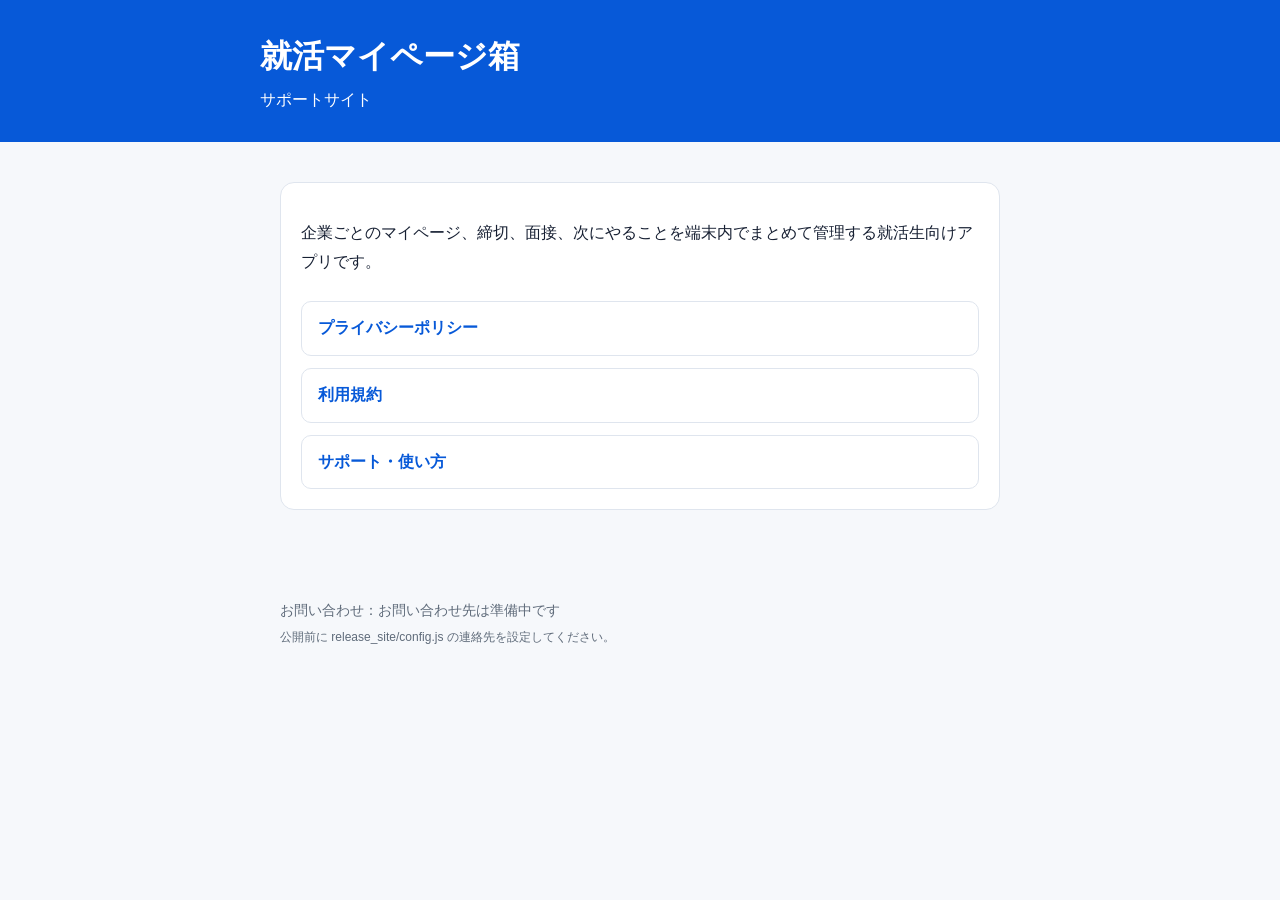
<file: index.html>
<!doctype html>
<html lang="ja">
<head>
  <meta charset="utf-8">
  <meta name="viewport" content="width=device-width, initial-scale=1">
  <title>就活マイページ箱 サポート</title>
  <link rel="stylesheet" href="style.css">
</head>
<body>
  <header><div class="wrap"><h1 data-site-name>就活マイページ箱</h1><div>サポートサイト</div></div></header>
  <main>
    <section class="card">
      <p>企業ごとのマイページ、締切、面接、次にやることを端末内でまとめて管理する就活生向けアプリです。</p>
      <nav class="links" aria-label="サイト内リンク">
        <a href="privacy.html">プライバシーポリシー</a>
        <a href="terms.html">利用規約</a>
        <a href="support.html">サポート・使い方</a>
      </nav>
    </section>
  </main>
  <footer>お問い合わせ：<span data-contact-email>公開前に設定</span><br><small>公開前に release_site/config.js の連絡先を設定してください。</small></footer>
  <script src="config.js"></script>
</body>
</html>
</file>
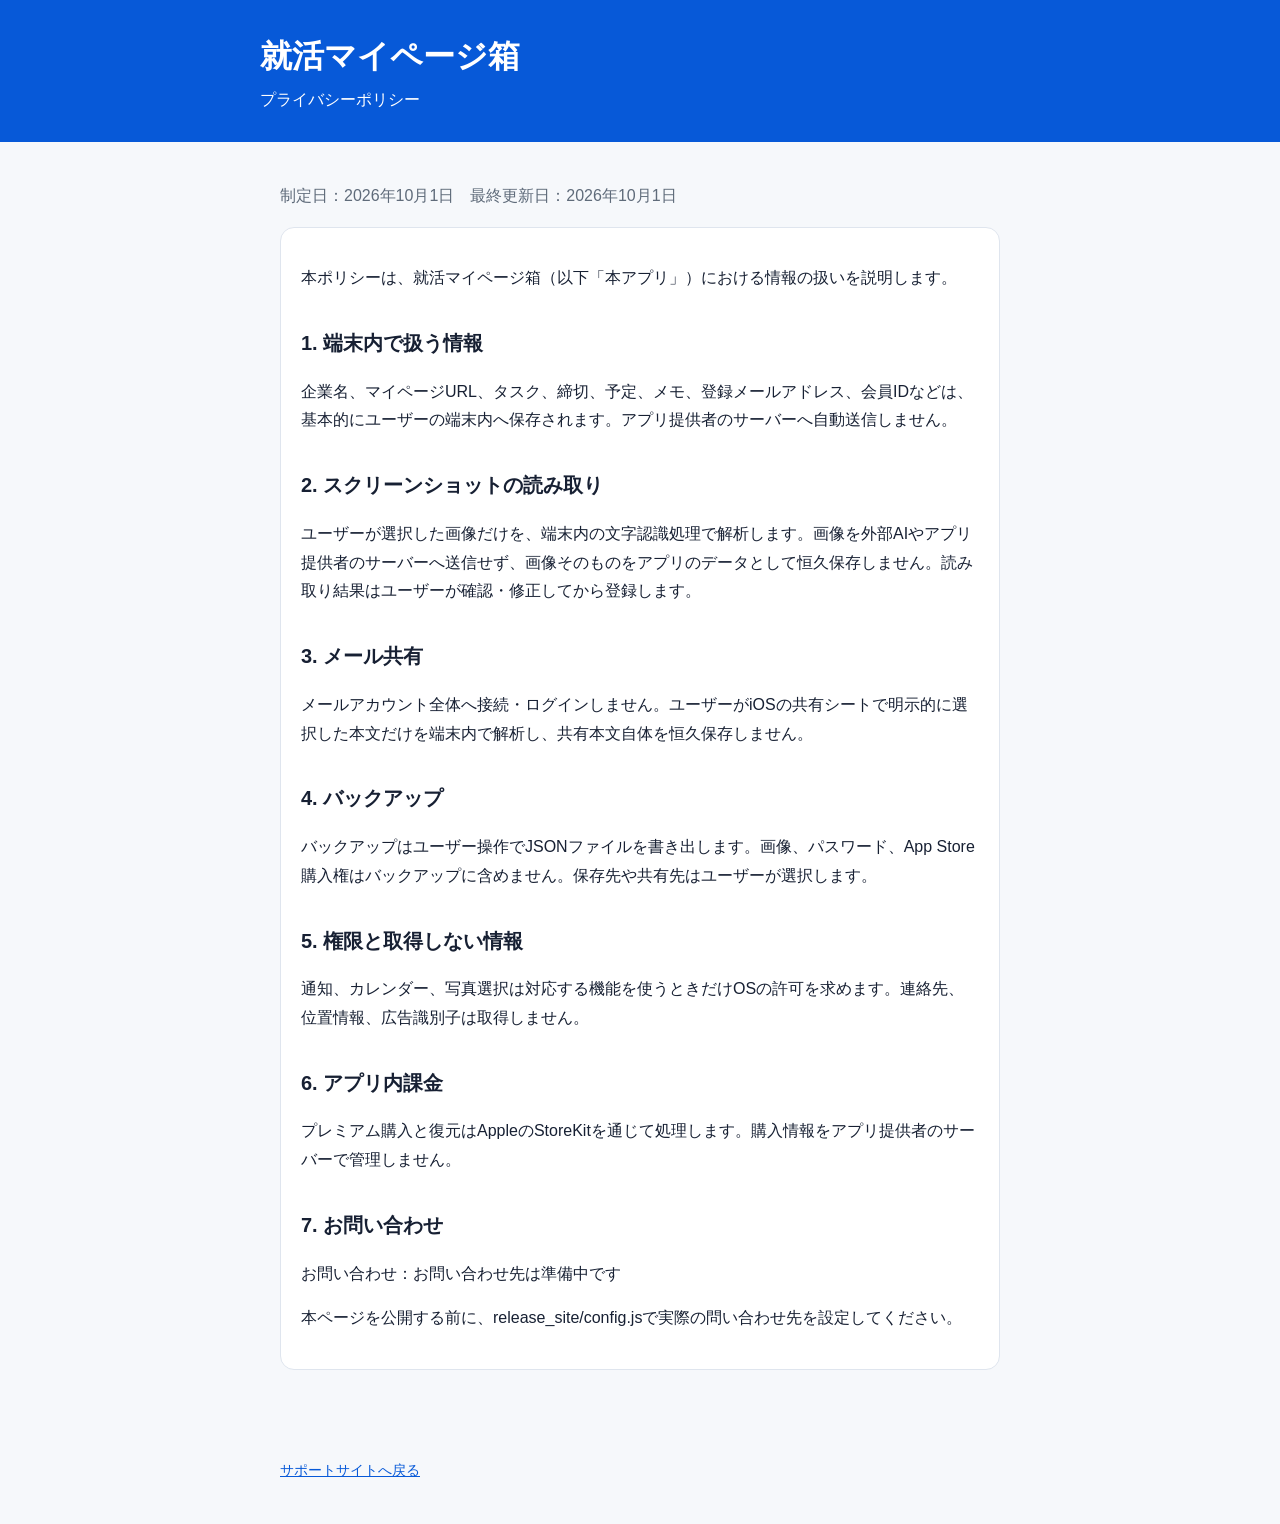
<file: privacy.html>
<!doctype html>
<html lang="ja">
<head>
  <meta charset="utf-8">
  <meta name="viewport" content="width=device-width, initial-scale=1">
  <title>プライバシーポリシー | 就活マイページ箱</title>
  <link rel="stylesheet" href="style.css">
</head>
<body>
  <header><div class="wrap"><a href="index.html"><h1>就活マイページ箱</h1></a><div>プライバシーポリシー</div></div></header>
  <main>
    <p class="muted">制定日：2026年10月1日　最終更新日：2026年10月1日</p>
    <section class="card">
      <p>本ポリシーは、就活マイページ箱（以下「本アプリ」）における情報の扱いを説明します。</p>
      <h2>1. 端末内で扱う情報</h2>
      <p>企業名、マイページURL、タスク、締切、予定、メモ、登録メールアドレス、会員IDなどは、基本的にユーザーの端末内へ保存されます。アプリ提供者のサーバーへ自動送信しません。</p>
      <h2>2. スクリーンショットの読み取り</h2>
      <p>ユーザーが選択した画像だけを、端末内の文字認識処理で解析します。画像を外部AIやアプリ提供者のサーバーへ送信せず、画像そのものをアプリのデータとして恒久保存しません。読み取り結果はユーザーが確認・修正してから登録します。</p>
      <h2>3. メール共有</h2>
      <p>メールアカウント全体へ接続・ログインしません。ユーザーがiOSの共有シートで明示的に選択した本文だけを端末内で解析し、共有本文自体を恒久保存しません。</p>
      <h2>4. バックアップ</h2>
      <p>バックアップはユーザー操作でJSONファイルを書き出します。画像、パスワード、App Store購入権はバックアップに含めません。保存先や共有先はユーザーが選択します。</p>
      <h2>5. 権限と取得しない情報</h2>
      <p>通知、カレンダー、写真選択は対応する機能を使うときだけOSの許可を求めます。連絡先、位置情報、広告識別子は取得しません。</p>
      <h2>6. アプリ内課金</h2>
      <p>プレミアム購入と復元はAppleのStoreKitを通じて処理します。購入情報をアプリ提供者のサーバーで管理しません。</p>
      <h2>7. お問い合わせ</h2>
      <p>お問い合わせ：<span data-contact-email>公開前に設定</span></p>
      <p>本ページを公開する前に、release_site/config.jsで実際の問い合わせ先を設定してください。</p>
    </section>
  </main>
  <footer><a href="index.html">サポートサイトへ戻る</a></footer>
  <script src="config.js"></script>
</body>
</html>
</file>
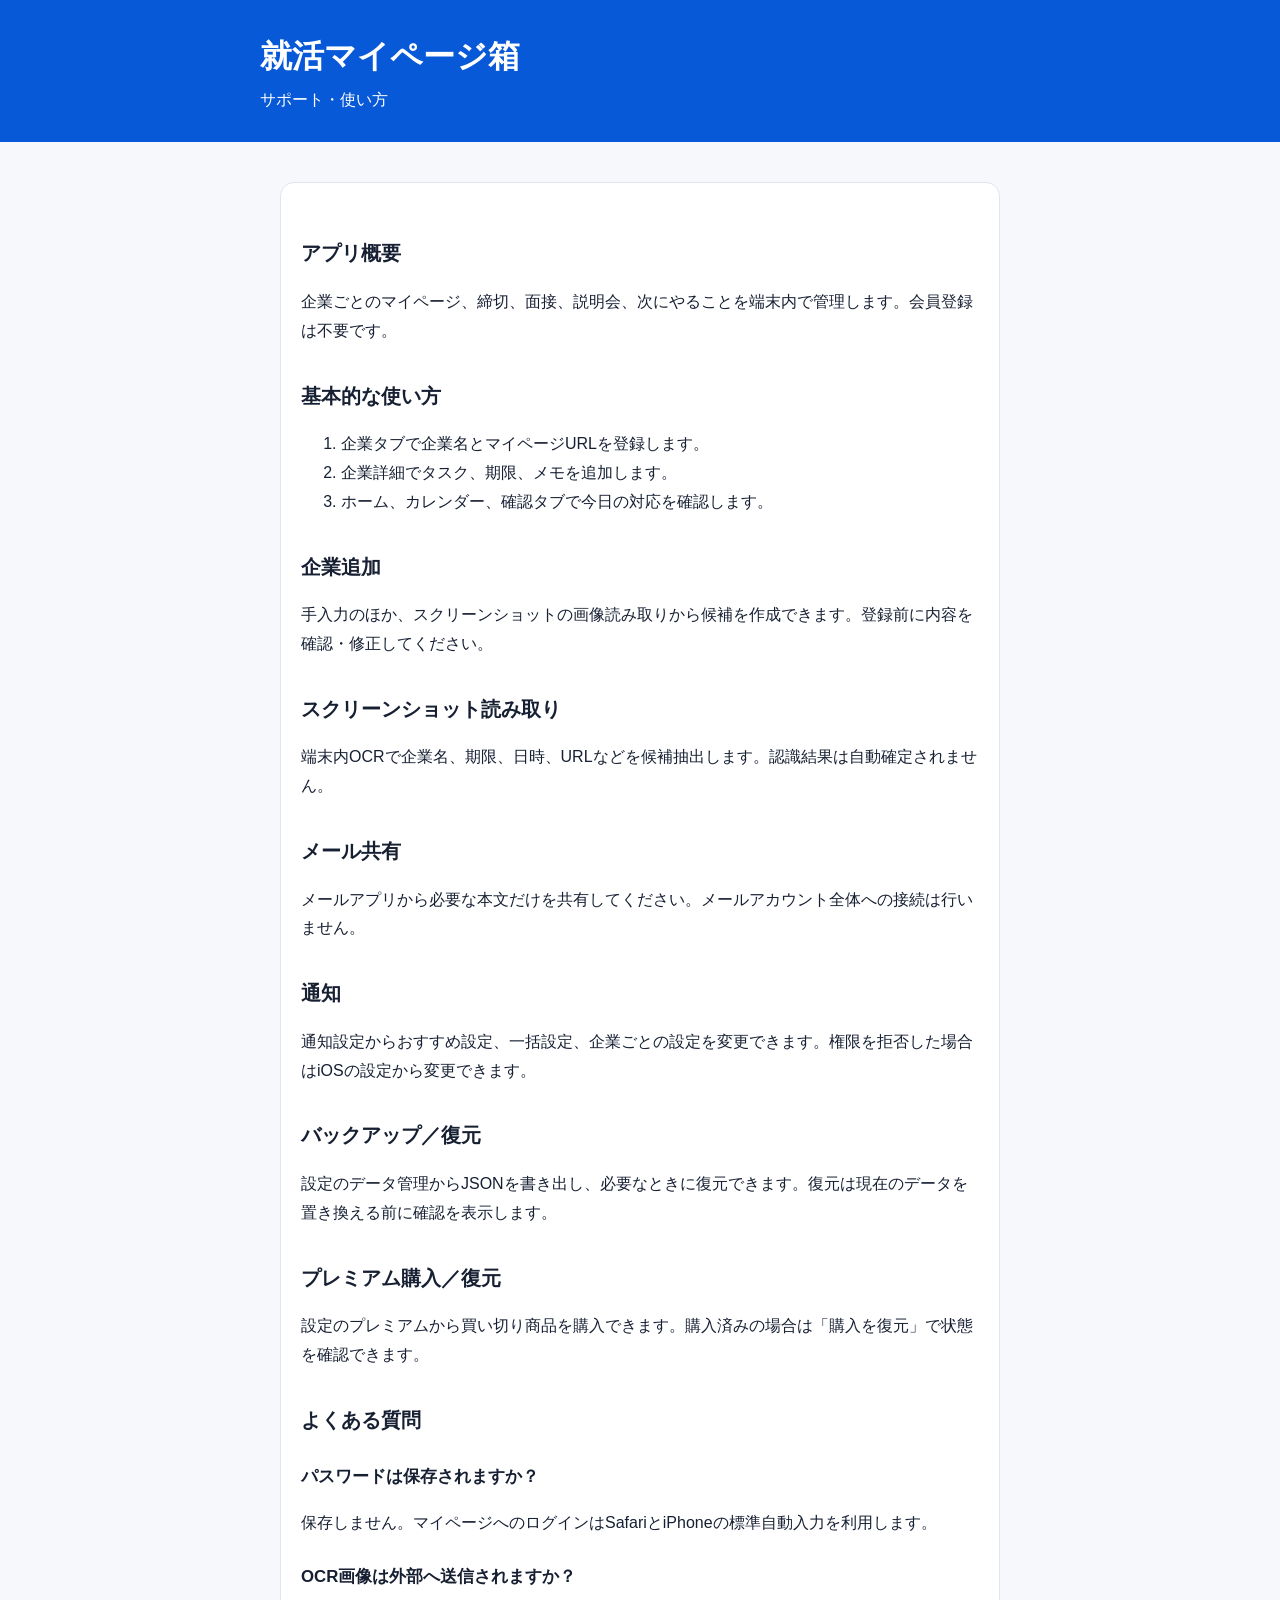
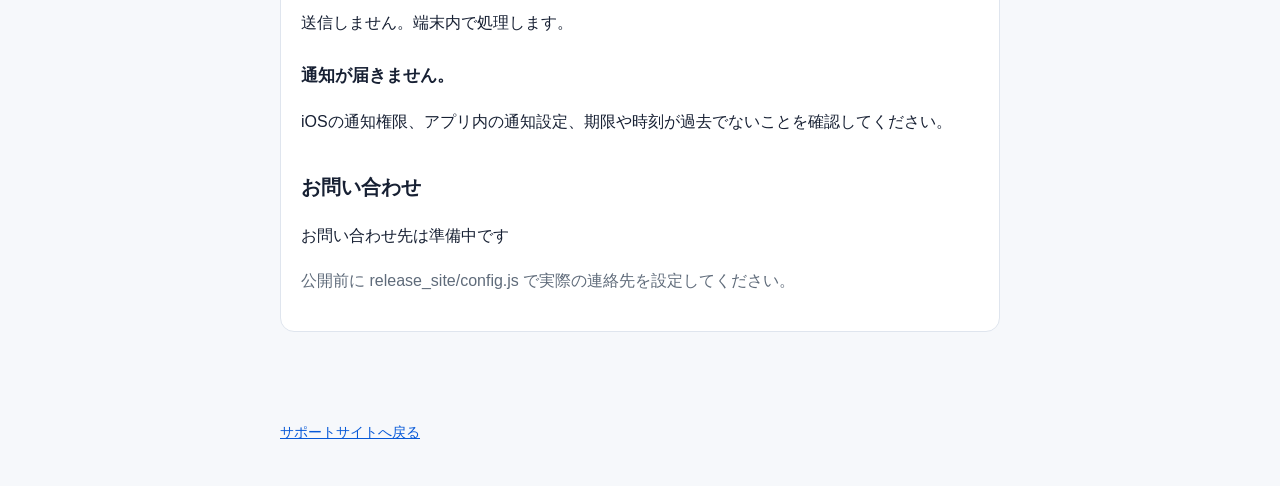
<file: support.html>
<!doctype html>
<html lang="ja">
<head>
  <meta charset="utf-8">
  <meta name="viewport" content="width=device-width, initial-scale=1">
  <title>サポート | 就活マイページ箱</title>
  <link rel="stylesheet" href="style.css">
</head>
<body>
  <header><div class="wrap"><a href="index.html"><h1>就活マイページ箱</h1></a><div>サポート・使い方</div></div></header>
  <main>
    <section class="card">
      <h2>アプリ概要</h2>
      <p>企業ごとのマイページ、締切、面接、説明会、次にやることを端末内で管理します。会員登録は不要です。</p>
      <h2>基本的な使い方</h2>
      <ol><li>企業タブで企業名とマイページURLを登録します。</li><li>企業詳細でタスク、期限、メモを追加します。</li><li>ホーム、カレンダー、確認タブで今日の対応を確認します。</li></ol>
      <h2>企業追加</h2><p>手入力のほか、スクリーンショットの画像読み取りから候補を作成できます。登録前に内容を確認・修正してください。</p>
      <h2>スクリーンショット読み取り</h2><p>端末内OCRで企業名、期限、日時、URLなどを候補抽出します。認識結果は自動確定されません。</p>
      <h2>メール共有</h2><p>メールアプリから必要な本文だけを共有してください。メールアカウント全体への接続は行いません。</p>
      <h2>通知</h2><p>通知設定からおすすめ設定、一括設定、企業ごとの設定を変更できます。権限を拒否した場合はiOSの設定から変更できます。</p>
      <h2>バックアップ／復元</h2><p>設定のデータ管理からJSONを書き出し、必要なときに復元できます。復元は現在のデータを置き換える前に確認を表示します。</p>
      <h2>プレミアム購入／復元</h2><p>設定のプレミアムから買い切り商品を購入できます。購入済みの場合は「購入を復元」で状態を確認できます。</p>
      <h2>よくある質問</h2>
      <h3>パスワードは保存されますか？</h3><p>保存しません。マイページへのログインはSafariとiPhoneの標準自動入力を利用します。</p>
      <h3>OCR画像は外部へ送信されますか？</h3><p>送信しません。端末内で処理します。</p>
      <h3>通知が届きません。</h3><p>iOSの通知権限、アプリ内の通知設定、期限や時刻が過去でないことを確認してください。</p>
      <h2>お問い合わせ</h2><p><span data-contact-email>公開前に設定</span></p>
      <p class="muted">公開前に release_site/config.js で実際の連絡先を設定してください。</p>
    </section>
  </main>
  <footer><a href="index.html">サポートサイトへ戻る</a></footer>
  <script src="config.js"></script>
</body>
</html>
</file>
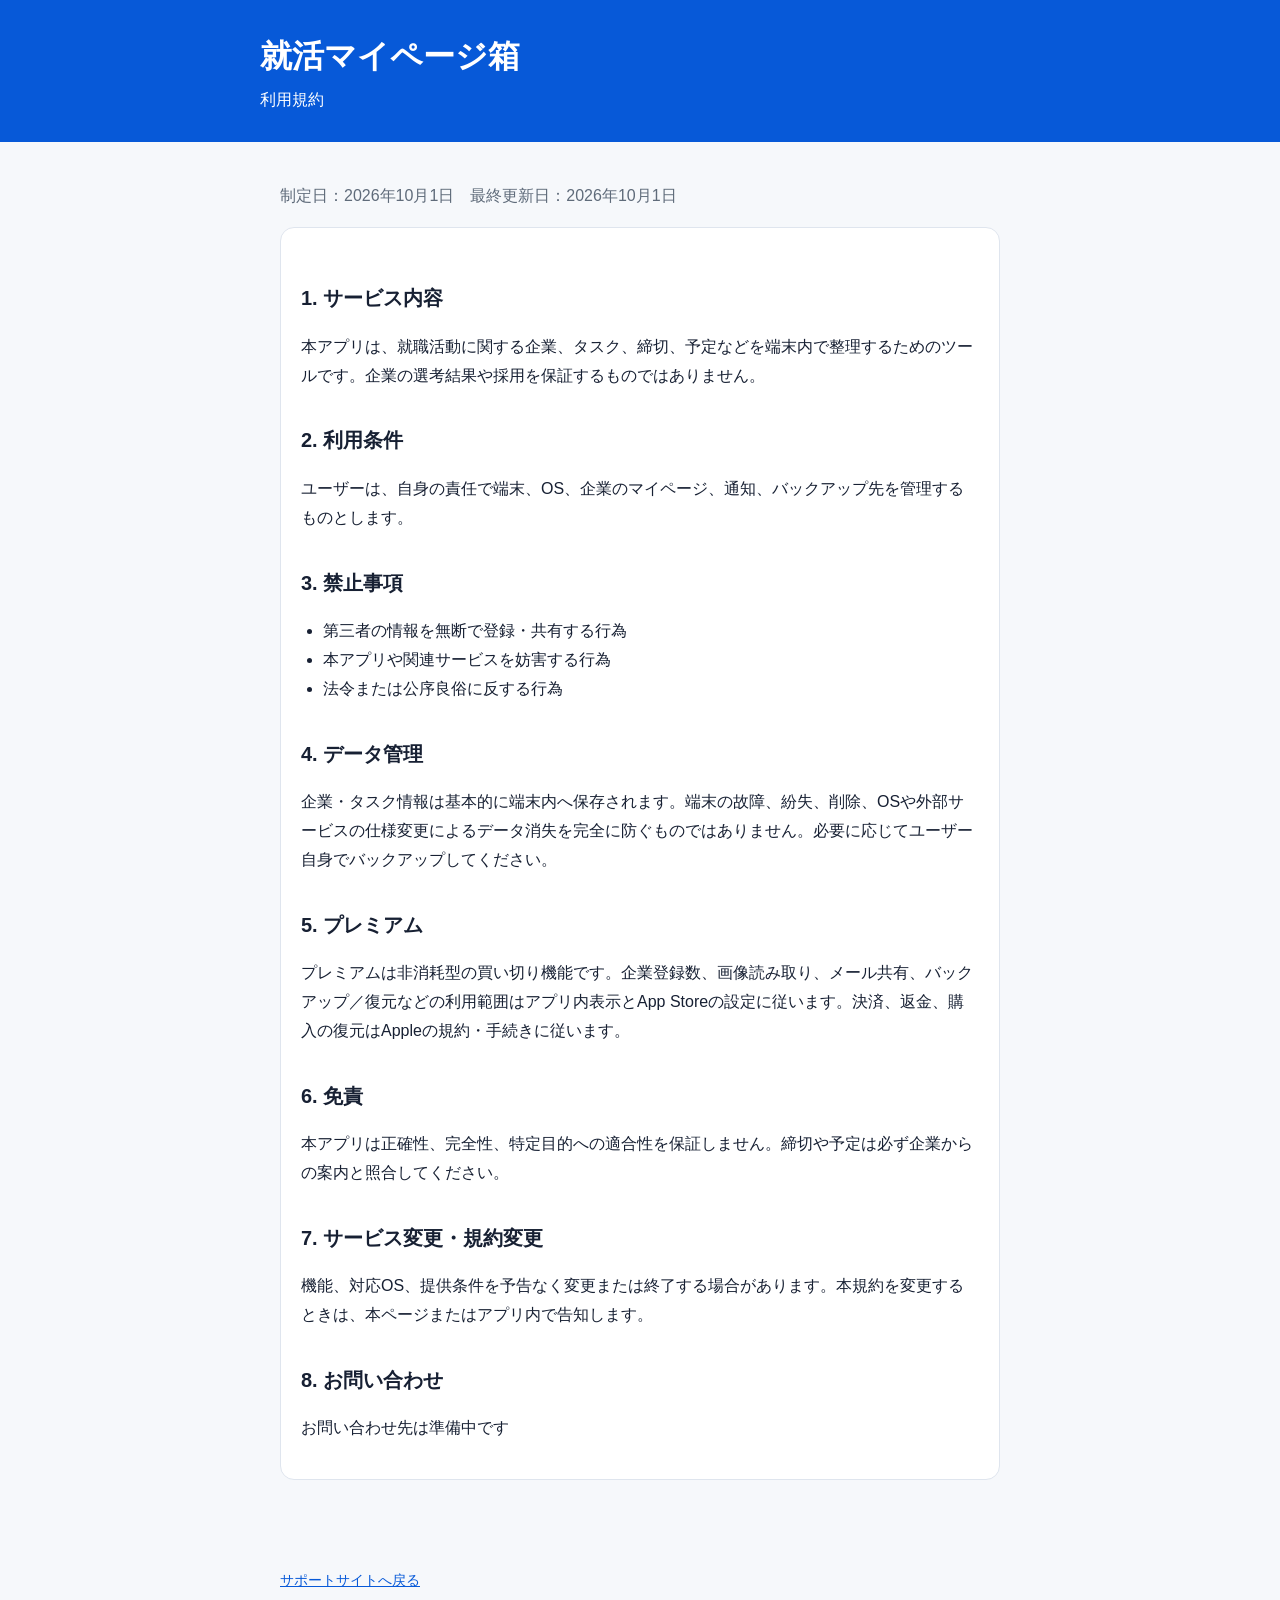
<file: terms.html>
<!doctype html>
<html lang="ja">
<head>
  <meta charset="utf-8">
  <meta name="viewport" content="width=device-width, initial-scale=1">
  <title>利用規約 | 就活マイページ箱</title>
  <link rel="stylesheet" href="style.css">
</head>
<body>
  <header><div class="wrap"><a href="index.html"><h1>就活マイページ箱</h1></a><div>利用規約</div></div></header>
  <main>
    <p class="muted">制定日：2026年10月1日　最終更新日：2026年10月1日</p>
    <section class="card">
      <h2>1. サービス内容</h2>
      <p>本アプリは、就職活動に関する企業、タスク、締切、予定などを端末内で整理するためのツールです。企業の選考結果や採用を保証するものではありません。</p>
      <h2>2. 利用条件</h2>
      <p>ユーザーは、自身の責任で端末、OS、企業のマイページ、通知、バックアップ先を管理するものとします。</p>
      <h2>3. 禁止事項</h2>
      <ul><li>第三者の情報を無断で登録・共有する行為</li><li>本アプリや関連サービスを妨害する行為</li><li>法令または公序良俗に反する行為</li></ul>
      <h2>4. データ管理</h2>
      <p>企業・タスク情報は基本的に端末内へ保存されます。端末の故障、紛失、削除、OSや外部サービスの仕様変更によるデータ消失を完全に防ぐものではありません。必要に応じてユーザー自身でバックアップしてください。</p>
      <h2>5. プレミアム</h2>
      <p>プレミアムは非消耗型の買い切り機能です。企業登録数、画像読み取り、メール共有、バックアップ／復元などの利用範囲はアプリ内表示とApp Storeの設定に従います。決済、返金、購入の復元はAppleの規約・手続きに従います。</p>
      <h2>6. 免責</h2>
      <p>本アプリは正確性、完全性、特定目的への適合性を保証しません。締切や予定は必ず企業からの案内と照合してください。</p>
      <h2>7. サービス変更・規約変更</h2>
      <p>機能、対応OS、提供条件を予告なく変更または終了する場合があります。本規約を変更するときは、本ページまたはアプリ内で告知します。</p>
      <h2>8. お問い合わせ</h2>
      <p><span data-contact-email>公開前に設定</span></p>
    </section>
  </main>
  <footer><a href="index.html">サポートサイトへ戻る</a></footer>
  <script src="config.js"></script>
</body>
</html>
</file>
<file: style.css>
:root {
  color-scheme: light;
  --blue: #0759d8;
  --ink: #172033;
  --muted: #5f6b7a;
  --line: #dfe5ee;
  --surface: #ffffff;
  --background: #f6f8fb;
}

* { box-sizing: border-box; }

body {
  margin: 0;
  color: var(--ink);
  background: var(--background);
  font-family: -apple-system, BlinkMacSystemFont, "Hiragino Sans", "Yu Gothic", sans-serif;
  line-height: 1.8;
}

header {
  padding: 28px 20px;
  color: #fff;
  background: var(--blue);
}

header .wrap, main, footer { max-width: 760px; margin: 0 auto; }

header a { color: #fff; text-decoration: none; }

h1 { margin: 0; font-size: clamp(1.45rem, 5vw, 2rem); }
h2 { margin-top: 2rem; font-size: 1.25rem; }
h3 { margin-top: 1.5rem; font-size: 1.05rem; }

main { padding: 24px 20px 48px; }

.card {
  margin: 16px 0;
  padding: 20px;
  background: var(--surface);
  border: 1px solid var(--line);
  border-radius: 14px;
}

.links { display: grid; gap: 12px; margin-top: 24px; }
.links a, .button {
  display: block;
  padding: 12px 16px;
  color: var(--blue);
  background: var(--surface);
  border: 1px solid var(--line);
  border-radius: 10px;
  text-decoration: none;
  font-weight: 700;
}

.links a:hover, .links a:focus { border-color: var(--blue); }

footer {
  padding: 24px 20px 40px;
  color: var(--muted);
  font-size: .9rem;
}

small, .muted { color: var(--muted); }
ul { padding-left: 1.4rem; }
a { color: var(--blue); }

@media (max-width: 480px) {
  main { padding-top: 16px; }
  .card { padding: 16px; }
}
</file>
